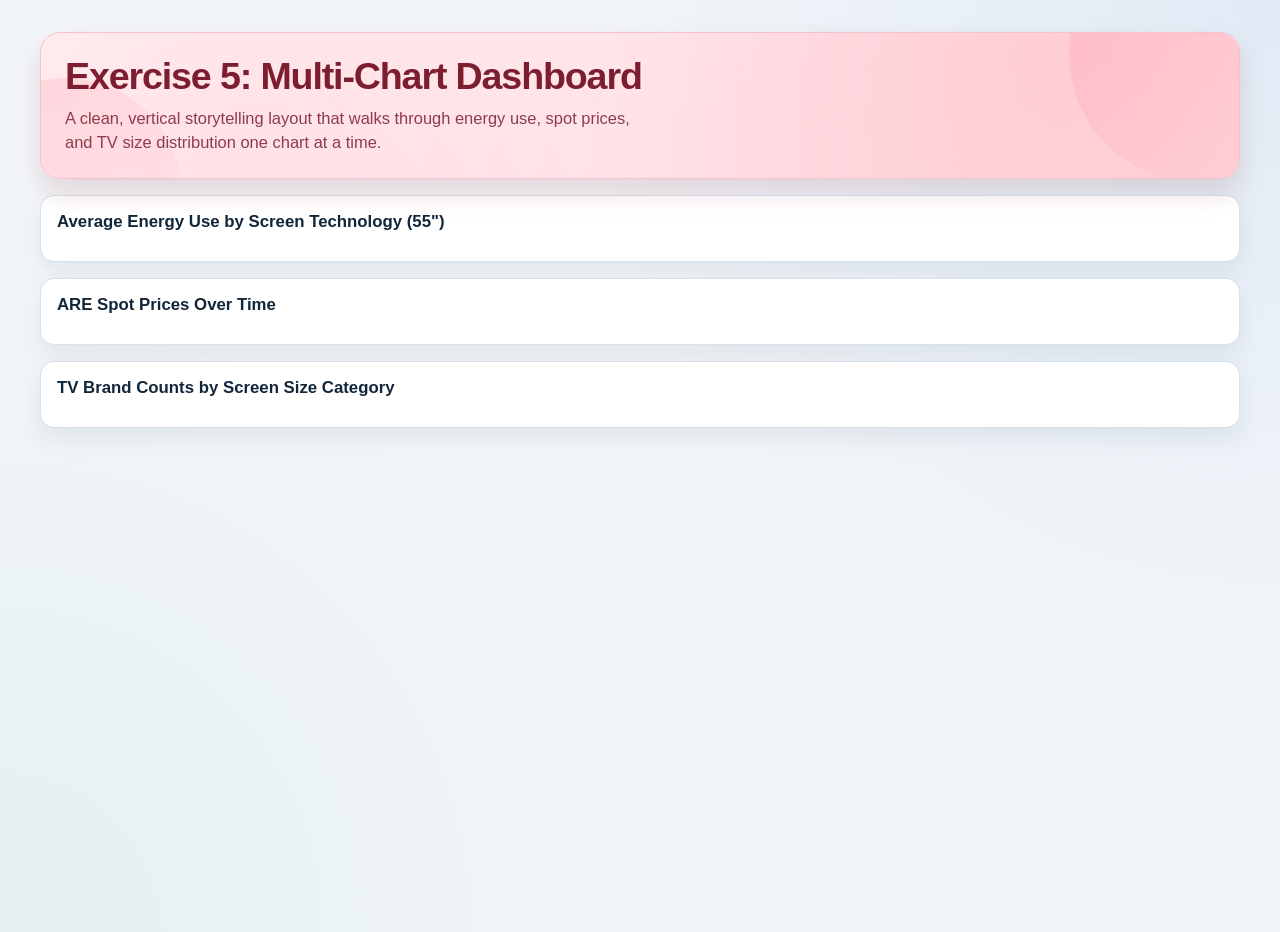
<file: Ex 5/index.html>
<!DOCTYPE html>
<html lang="en">
<head>
    <meta charset="UTF-8">
    <meta name="viewport" content="width=device-width, initial-scale=1.0">
    <title>Exercise 5 - D3 Dashboard</title>
    <link rel="icon" href="data:,">
    <!-- Main visual theme and layout rules for the dashboard -->
    <link rel="stylesheet" href="css/style.css">
    <!-- D3 is loaded globally before the chart modules -->
    <script src="https://d3js.org/d3.v7.min.js"></script>
</head>
<body>
    <main class="dashboard">
        <!-- Intro section for the dashboard story -->
        <header class="dashboard-header">
            <h1>Exercise 5: Multi-Chart Dashboard</h1>
            <p class="dashboard-summary">A clean, vertical storytelling layout that walks through energy use, spot prices, and TV size distribution one chart at a time.</p>
        </header>

        <!-- Chart containers are rendered by the JavaScript files below -->
        <section class="chart-card">
            <h2>Average Energy Use by Screen Technology (55")</h2>
            <div id="bar-chart"></div>
        </section>

        <section class="chart-card">
            <h2>ARE Spot Prices Over Time</h2>
            <div id="line-chart"></div>
        </section>

        <section class="chart-card">
            <h2>TV Brand Counts by Screen Size Category</h2>
            <div id="donut-chart"></div>
        </section>
    </main>

    <!-- Shared constants and chart loaders are ordered to avoid dependency issues -->
    <script src="js/shared-constants.js"></script>
    <script src="js/bar-chart.js"></script>
    <script src="js/line-chart.js"></script>
    <script src="js/donut-chart.js"></script>
    <script src="js/load-data.js"></script>
</body>
</html>
</file>
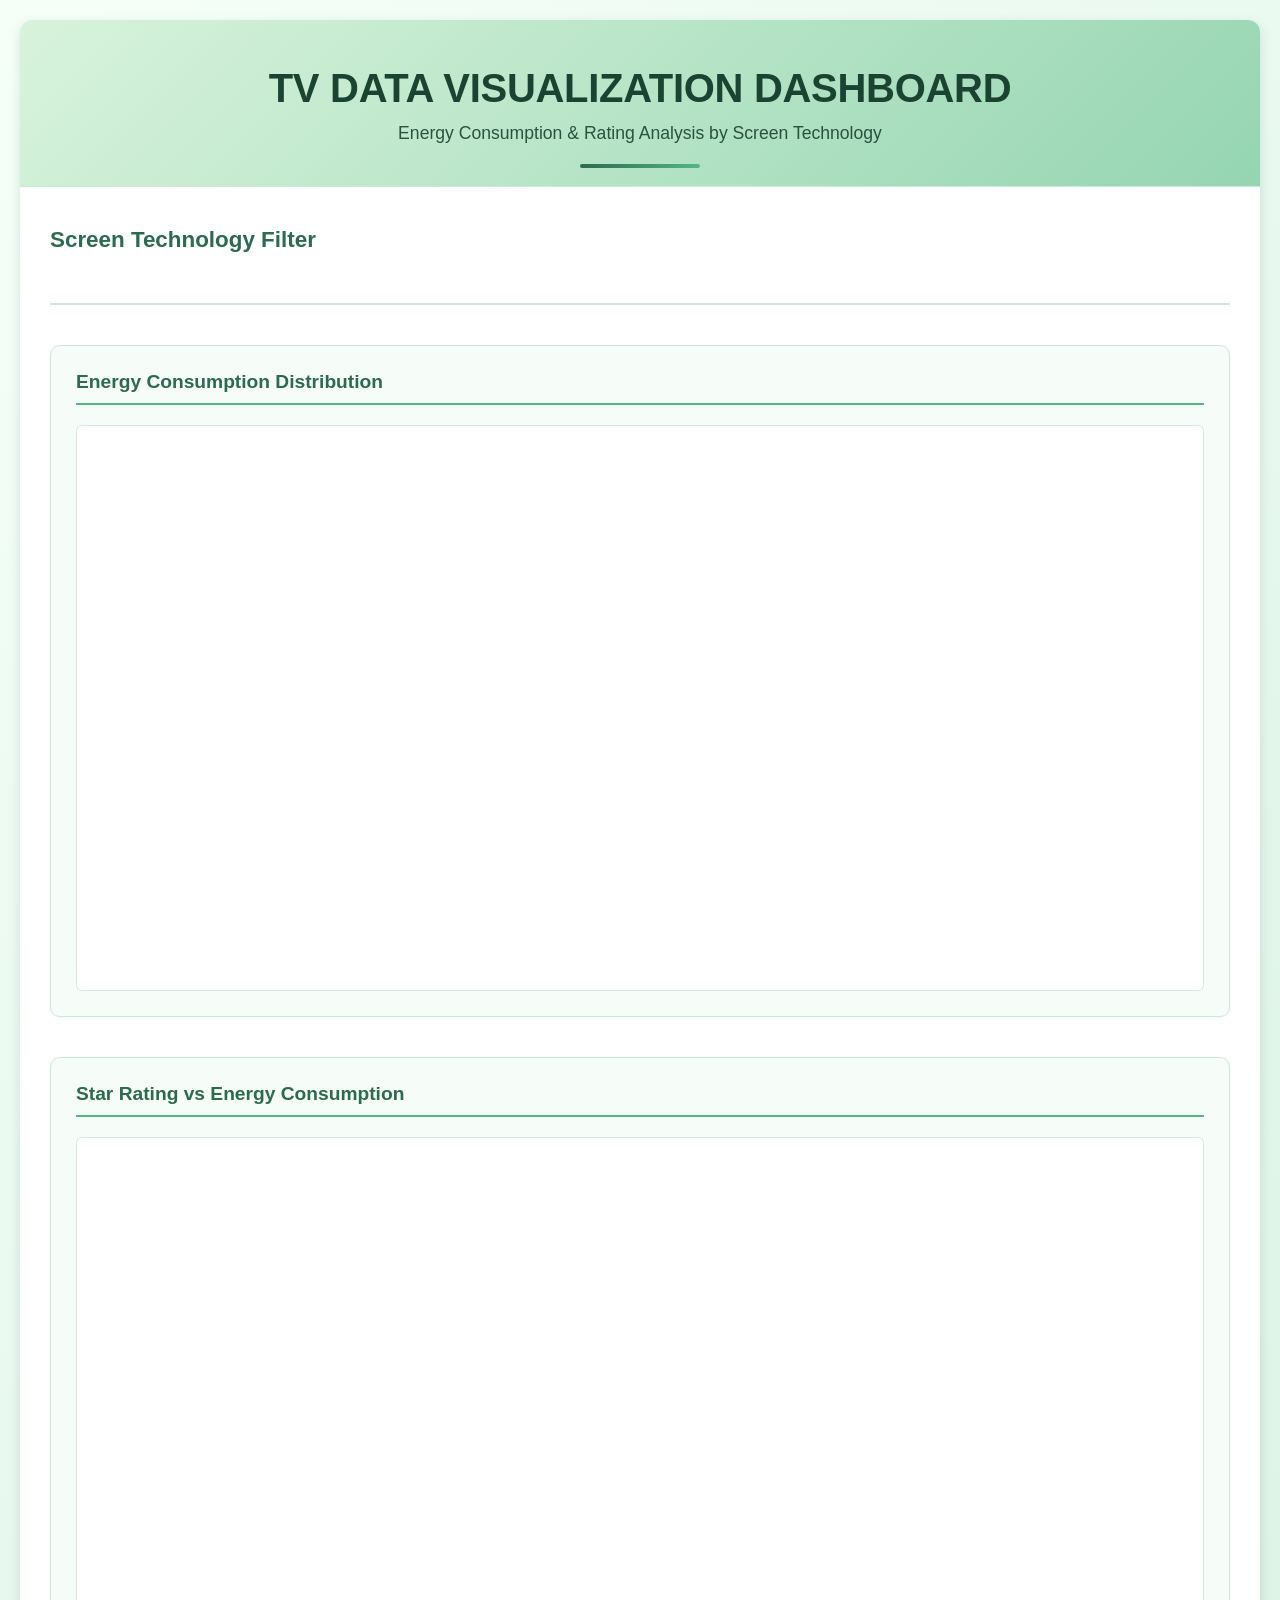
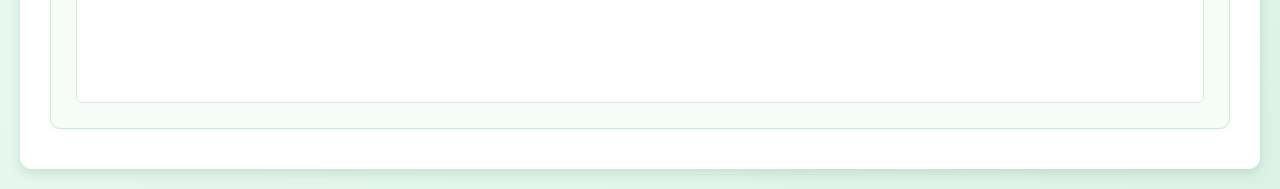
<file: Ex 6/index.html>
<!DOCTYPE html>
<html lang="en">
<head>
    <meta charset="UTF-8">
    <meta name="viewport" content="width=device-width, initial-scale=1.0">
    <title>TV Data Visualization Dashboard - Exercise 6</title>
    <script src="https://d3js.org/d3.v7.min.js"></script>
    <link rel="stylesheet" href="css/base.css">
    <link rel="stylesheet" href="css/visualisation.css">
</head>
<body>
    <div class="dashboard-container">
        <header>
            <h1>TV Data Visualization Dashboard</h1>
            <p class="subtitle">Energy Consumption & Rating Analysis by Screen Technology</p>
        </header>

        <main>
            <section class="filter-section">
                <h2>Screen Technology Filter</h2>
                <div id="filters_screen" class="filter-controls"></div>
            </section>

            <section class="charts-container">
                <div class="chart-wrapper">
                    <h3>Energy Consumption Distribution</h3>
                    <div id="histogram" class="responsive-svg-container"></div>
                </div>

                <div class="chart-wrapper">
                    <h3>Star Rating vs Energy Consumption</h3>
                    <div id="scatterplot" class="responsive-svg-container"></div>
                </div>
            </section>
        </main>
    </div>

    <!-- script order matters -->
    <script src="js/shared-constants.js"></script>
    <script src="js/interactions.js"></script>
    <script src="js/histogram.js"></script>
    <script src="js/scatterplot.js"></script>
    <script src="js/load-data.js"></script>
</body>
</html>
</file>
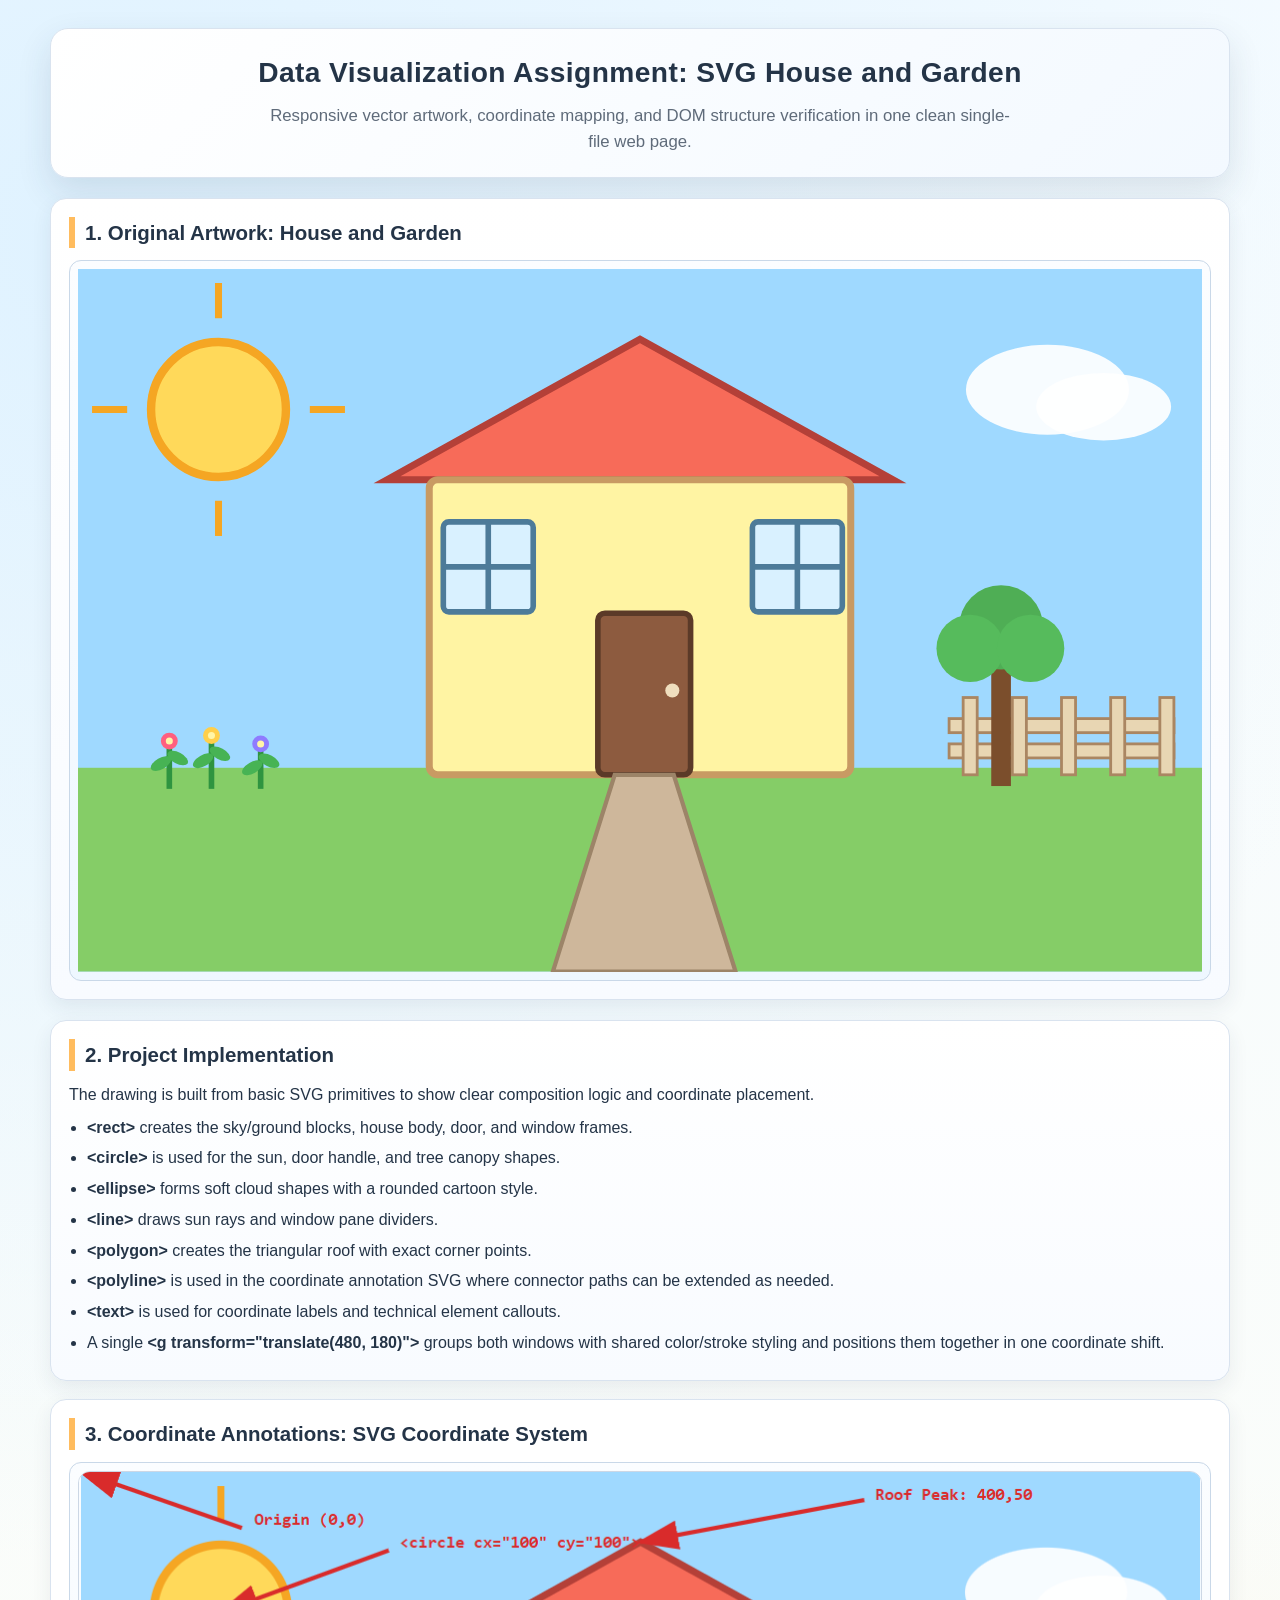
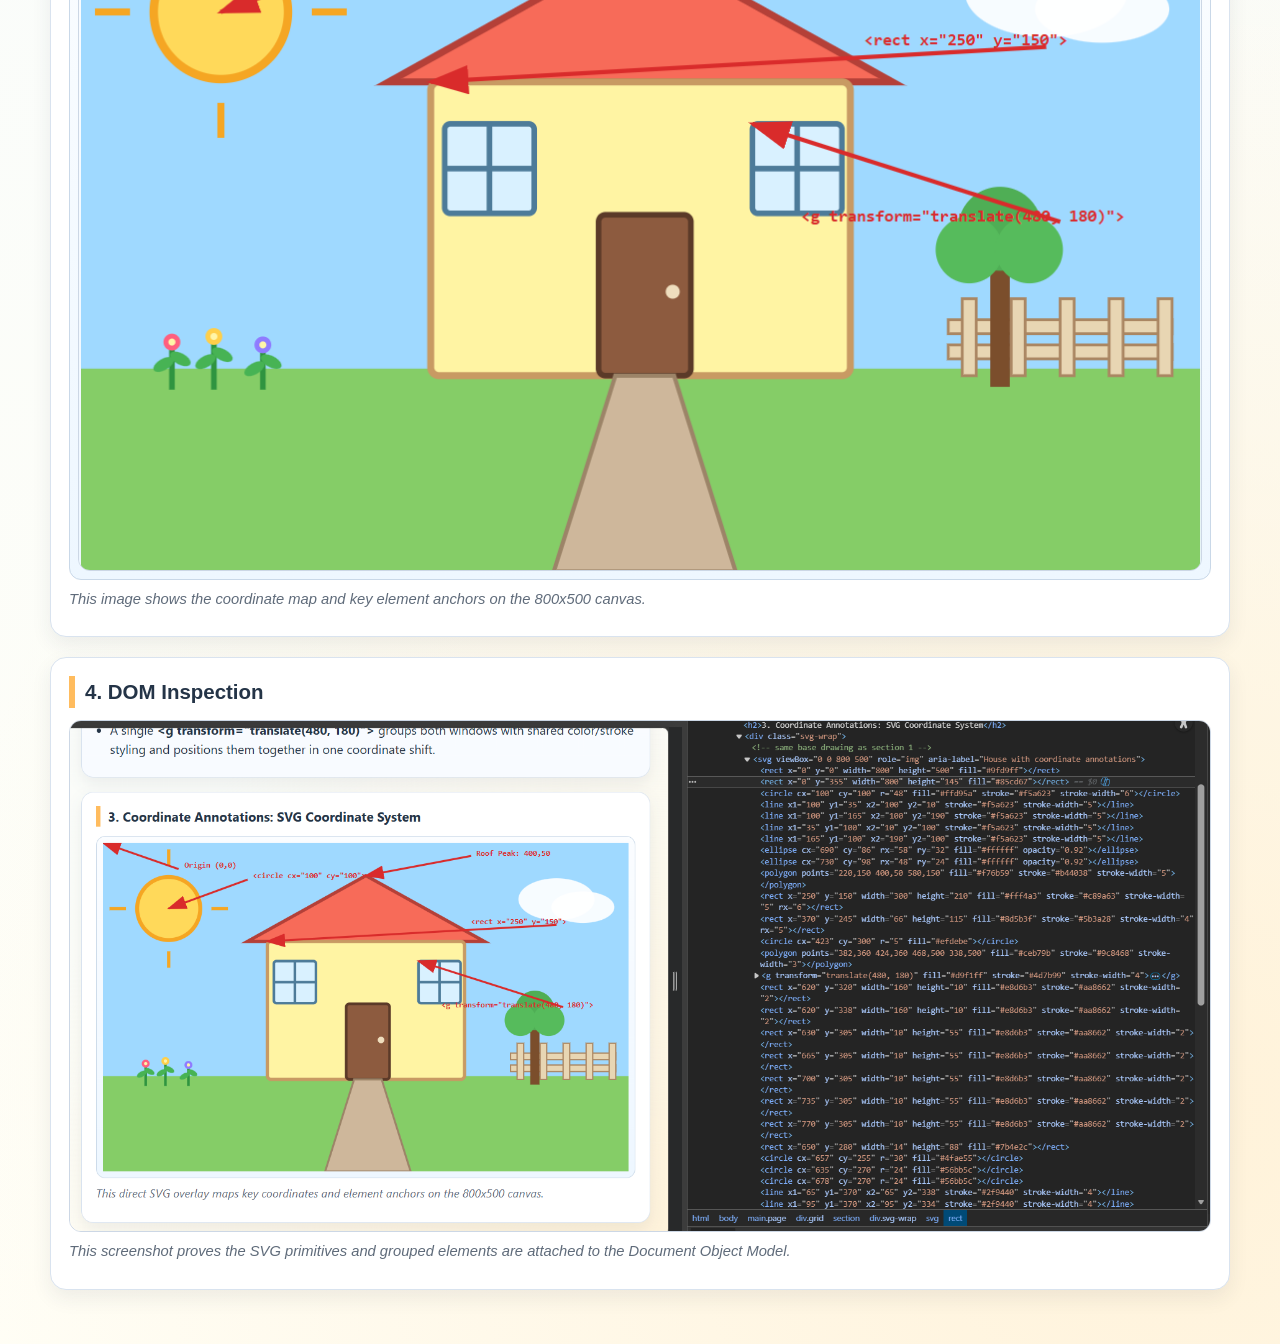
<file: Ex 4/Ex 4.1/index.html>
<!DOCTYPE html>
<html lang="en">
<head>
	<meta charset="UTF-8" />
	<meta name="viewport" content="width=device-width, initial-scale=1.0" />
	<title>Data Visualization - SVG House and Garden</title>
	<style>
		/* base color variables used across the page */
		:root {
			--bg-top: #f5fbff;
			--bg-bottom: #fffef6;
			--card: #ffffff;
			--ink: #243447;
			--muted: #5f6b7a;
			--accent: #eb4a3f;
			--border: #d9e3ef;
			--shadow: 0 14px 34px rgba(35, 57, 82, 0.12);
			--section-tint: #f8fbff;
		}

		* {
			box-sizing: border-box;
		}

		/* soft layered background for the whole page */
		body {
			margin: 0;
			font-family: "Segoe UI", "Trebuchet MS", "Helvetica Neue", sans-serif;
			color: var(--ink);
			background:
				radial-gradient(circle at 8% 8%, #dff2ff 0%, transparent 45%),
				radial-gradient(circle at 92% 92%, #fff2d9 0%, transparent 42%),
				linear-gradient(180deg, var(--bg-top), var(--bg-bottom));
			line-height: 1.55;
		}

		/* centers the full assignment content */
		.page {
			width: min(1180px, 94vw);
			margin: 28px auto 54px;
			display: grid;
			gap: 20px;
		}

		/* intro panel with title and summary */
		.hero {
			text-align: center;
			background: linear-gradient(135deg, #ffffff 0%, #f3f9ff 100%);
			border: 1px solid var(--border);
			border-radius: 18px;
			padding: 22px 18px;
			box-shadow: var(--shadow);
		}

		.hero h1 {
			margin: 0;
			font-size: clamp(1.4rem, 2.2vw, 2rem);
			letter-spacing: 0.4px;
		}

		.hero p {
			margin: 8px auto 0;
			color: var(--muted);
			max-width: 760px;
			font-size: clamp(0.95rem, 1.4vw, 1.05rem);
		}

		/* stacks content sections with spacing */
		.grid {
			display: grid;
			grid-template-columns: 1fr;
			gap: 18px;
		}

		/* common card styling for each section */
		section {
			background: var(--card);
			border: 1px solid var(--border);
			border-radius: 16px;
			padding: 18px;
			box-shadow: 0 8px 20px rgba(35, 57, 82, 0.08);
		}

		section:nth-of-type(odd) {
			background: linear-gradient(180deg, #ffffff 0%, var(--section-tint) 100%);
		}

		h2 {
			margin: 0 0 12px;
			font-size: clamp(1.05rem, 1.6vw, 1.35rem);
			border-left: 6px solid #ffbc5e;
			padding-left: 10px;
		}

		p {
			margin: 8px 0;
		}

		ul {
			margin: 8px 0 0 18px;
			padding: 0;
		}

		li {
			margin: 6px 0;
		}

		/* framed area that holds each svg */
		.svg-wrap {
			width: 100%;
			border: 1px solid #c9d8e8;
			border-radius: 12px;
			padding: 8px;
			background: linear-gradient(180deg, #fbfdff 0%, #eef7ff 100%);
			overflow: hidden;
		}

		/* ensures svg scales to screen width */
		.svg-wrap svg {
			width: 100%;
			max-width: 100%;
			height: auto;
			display: block;
		}

		/* image styling for dom screenshot */
		.responsive-img {
			width: 100%;
			max-width: 100%;
			height: auto;
			border: 1px solid #ccd7e5;
			border-radius: 12px;
			display: block;
			background: #f9fbfd;
		}

		.caption {
			margin-top: 8px;
			font-size: 0.92rem;
			color: var(--muted);
			font-style: italic;
		}

		@media (max-width: 720px) {
			.page {
				margin-top: 16px;
			}

			section {
				padding: 14px;
			}
		}
	</style>
</head>
<body>
	<main class="page">
		<!-- top heading area for the assignment -->
		<header class="hero">
			<h1>Data Visualization Assignment: SVG House and Garden</h1>
			<p>Responsive vector artwork, coordinate mapping, and DOM structure verification in one clean single-file web page.</p>
		</header>

		<!-- section 1 shows the main house scene -->
		<section>
			<h2>1. Original Artwork: House and Garden</h2>
			<div class="svg-wrap">
				<!-- full house and garden illustration -->
				<svg viewBox="0 0 800 500" role="img" aria-label="Cartoon house and garden illustration">
					<!-- background layers: sky and grass -->
					<rect x="0" y="0" width="800" height="500" fill="#9fd9ff" />
					<rect x="0" y="355" width="800" height="145" fill="#85cd67" />

					<!-- sun icon with four rays -->
					<circle cx="100" cy="100" r="48" fill="#ffd95a" stroke="#f5a623" stroke-width="6" />
					<line x1="100" y1="35" x2="100" y2="10" stroke="#f5a623" stroke-width="5" />
					<line x1="100" y1="165" x2="100" y2="190" stroke="#f5a623" stroke-width="5" />
					<line x1="35" y1="100" x2="10" y2="100" stroke="#f5a623" stroke-width="5" />
					<line x1="165" y1="100" x2="190" y2="100" stroke="#f5a623" stroke-width="5" />

					<!-- cloud shapes near top-right -->
					<ellipse cx="690" cy="86" rx="58" ry="32" fill="#ffffff" opacity="0.92" />
					<ellipse cx="730" cy="98" rx="48" ry="24" fill="#ffffff" opacity="0.92" />

					<!-- core house shapes: roof, walls, door -->
					<polygon points="220,150 400,50 580,150" fill="#f76b59" stroke="#b44038" stroke-width="5" />
					<rect x="250" y="150" width="300" height="210" fill="#fff4a3" stroke="#c89a63" stroke-width="5" rx="6" />
					<rect x="370" y="245" width="66" height="115" fill="#8d5b3f" stroke="#5b3a28" stroke-width="4" rx="5" />
					<circle cx="423" cy="300" r="5" fill="#efdebe" />
					<polygon points="382,360 424,360 468,500 338,500" fill="#ceb79b" stroke="#9c8468" stroke-width="3" />

					<!-- both windows drawn in one translated group -->
					<g transform="translate(480, 180)" fill="#d9f1ff" stroke="#4d7b99" stroke-width="4">
						<rect x="0" y="0" width="64" height="64" rx="4" />
						<line x1="32" y1="0" x2="32" y2="64" />
						<line x1="0" y1="32" x2="64" y2="32" />

						<rect x="-220" y="0" width="64" height="64" rx="4" />
						<line x1="-188" y1="0" x2="-188" y2="64" />
						<line x1="-220" y1="32" x2="-156" y2="32" />
					</g>

					<!-- fence appears only on the right side -->
					<rect x="620" y="320" width="160" height="10" fill="#e8d6b3" stroke="#aa8662" stroke-width="2" />
					<rect x="620" y="338" width="160" height="10" fill="#e8d6b3" stroke="#aa8662" stroke-width="2" />
					<rect x="630" y="305" width="10" height="55" fill="#e8d6b3" stroke="#aa8662" stroke-width="2" />
					<rect x="665" y="305" width="10" height="55" fill="#e8d6b3" stroke="#aa8662" stroke-width="2" />
					<rect x="700" y="305" width="10" height="55" fill="#e8d6b3" stroke="#aa8662" stroke-width="2" />
					<rect x="735" y="305" width="10" height="55" fill="#e8d6b3" stroke="#aa8662" stroke-width="2" />
					<rect x="770" y="305" width="10" height="55" fill="#e8d6b3" stroke="#aa8662" stroke-width="2" />

					<!-- remaining tree on the right -->

					<rect x="650" y="280" width="14" height="88" fill="#7b4e2c" />
					<circle cx="657" cy="255" r="30" fill="#4fae55" />
					<circle cx="635" cy="270" r="24" fill="#56bb5c" />
					<circle cx="678" cy="270" r="24" fill="#56bb5c" />


					<!-- flower bed replaces the removed left trees -->
					<line x1="65" y1="370" x2="65" y2="338" stroke="#2f9440" stroke-width="4" />
					<line x1="95" y1="370" x2="95" y2="334" stroke="#2f9440" stroke-width="4" />
					<line x1="130" y1="370" x2="130" y2="340" stroke="#2f9440" stroke-width="4" />
					<ellipse cx="59" cy="352" rx="8" ry="4" fill="#47b354" transform="rotate(-30 59 352)" />
					<ellipse cx="71" cy="348" rx="8" ry="4" fill="#47b354" transform="rotate(28 71 348)" />
					<ellipse cx="89" cy="350" rx="8" ry="4" fill="#47b354" transform="rotate(-30 89 350)" />
					<ellipse cx="101" cy="345" rx="8" ry="4" fill="#47b354" transform="rotate(28 101 345)" />
					<ellipse cx="124" cy="355" rx="8" ry="4" fill="#47b354" transform="rotate(-30 124 355)" />
					<ellipse cx="136" cy="350" rx="8" ry="4" fill="#47b354" transform="rotate(28 136 350)" />
					<circle cx="65" cy="336" r="6" fill="#ff5f7f" />
					<circle cx="95" cy="332" r="6" fill="#ffcf4a" />
					<circle cx="130" cy="338" r="6" fill="#8f7bff" />
					<circle cx="65" cy="336" r="2.5" fill="#fff5a8" />
					<circle cx="95" cy="332" r="2.5" fill="#fff5a8" />
					<circle cx="130" cy="338" r="2.5" fill="#fff5a8" />
				</svg>
			</div>
		</section>

		<!-- sections 2 and 3 are displayed one under another -->
		<div class="grid">
			<!-- section 2 explains how the svg was built -->
			<section>
				<h2>2. Project Implementation</h2>
				<p>The drawing is built from basic SVG primitives to show clear composition logic and coordinate placement.</p>
				<ul>
					<li><strong>&lt;rect&gt;</strong> creates the sky/ground blocks, house body, door, and window frames.</li>
					<li><strong>&lt;circle&gt;</strong> is used for the sun, door handle, and tree canopy shapes.</li>
					<li><strong>&lt;ellipse&gt;</strong> forms soft cloud shapes with a rounded cartoon style.</li>
					<li><strong>&lt;line&gt;</strong> draws sun rays and window pane dividers.</li>
					<li><strong>&lt;polygon&gt;</strong> creates the triangular roof with exact corner points.</li>
					<li><strong>&lt;polyline&gt;</strong> is used in the coordinate annotation SVG where connector paths can be extended as needed.</li>
					<li><strong>&lt;text&gt;</strong> is used for coordinate labels and technical element callouts.</li>
					<li>A single <strong>&lt;g transform="translate(480, 180)"&gt;</strong> groups both windows with shared color/stroke styling and positions them together in one coordinate shift.</li>
				</ul>
			</section>

			<!-- section 3 repeats the scene with coordinate labels -->
			<section>
				<h2>3. Coordinate Annotations: SVG Coordinate System</h2>
				<div class="svg-wrap">
					<img src="images/Coordinate Annotations image.png" alt="SVG coordinate annotations" class="responsive-img" />
				</div>
				<p class="caption">This image shows the coordinate map and key element anchors on the 800x500 canvas.</p>
			</section>
		</div>

		<!-- section 4 shows dom inspection evidence -->
		<section>
			<h2>4. DOM Inspection</h2>
			<img src="images/dom_screenshot.png" alt="DOM Tree Inspection" class="responsive-img" />
			<p class="caption">This screenshot proves the SVG primitives and grouped elements are attached to the Document Object Model.</p>
		</section>
	</main>
</body>
</html>
</file>
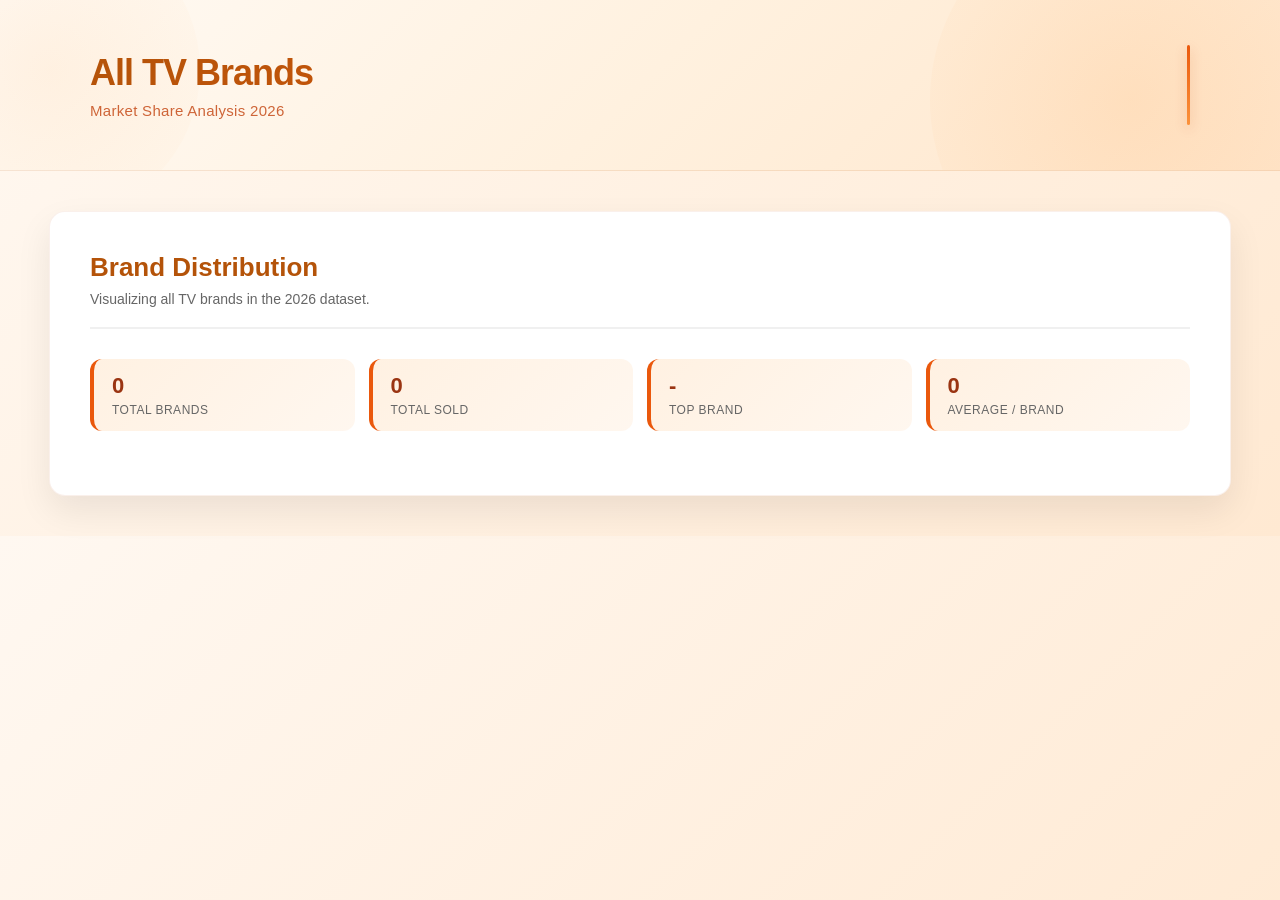
<file: Ex 4/Ex 4.2 to 4.7/index.html>
<!DOCTYPE html>
<html lang="en">
<head>
    <meta charset="UTF-8">
    <title>TV Brands Analysis</title>
    <link rel="stylesheet" href="css/style.css">
    <script src="https://d3js.org/d3.v7.min.js"></script>
</head>
<body>
    <header class="modern-header">
        <div class="header-container">
            <div class="header-content">
                <h1 class="header-title">All TV Brands</h1>
                <p class="header-subtitle">Market Share Analysis 2026</p>
            </div>
            <div class="header-accent"></div>
        </div>
    </header>

    <div class="dashboard-card">
        <div class="chart-header">
            <div>
                <h2 class="chart-title">Brand Distribution</h2>
                <p class="chart-description">Visualizing all TV brands in the 2026 dataset.</p>
            </div>
        </div>

        <section class="cards-row" aria-label="Brand summary cards">
            <article class="stat-box">
                <span class="stat-number" id="card-total-brands">0</span>
                <span class="stat-label">Total Brands</span>
            </article>
            <article class="stat-box">
                <span class="stat-number" id="card-total-sold">0</span>
                <span class="stat-label">Total Sold</span>
            </article>
            <article class="stat-box">
                <span class="stat-number" id="card-top-brand">-</span>
                <span class="stat-label">Top Brand</span>
            </article>
            <article class="stat-box">
                <span class="stat-number" id="card-average-sold">0</span>
                <span class="stat-label">Average / Brand</span>
            </article>
        </section>

        <div id="bar-chart"></div>
        <div id="tooltip" class="tooltip"></div>
    </div>

    <script src="js/main.js"></script>
</body>
</html>
</file>
<file: Ex 5/css/style.css>
/* Core palette used across the dashboard */
:root {
    --bg: #f3f6f9;
    --card: #ffffff;
    --text: #12263a;
    --muted: #4a6175;
    --stroke: #d7e1ea;
    --accent-1: #0466c8;
    --accent-2: #2a9d8f;
    --accent-3: #e76f51;
    --shadow: 0 10px 24px rgba(17, 38, 59, 0.08);
}

* {
    box-sizing: border-box;
}

/* Page background and base typography */
body {
    margin: 0;
    min-height: 100vh;
    font-family: "Segoe UI", Tahoma, Geneva, Verdana, sans-serif;
    color: var(--text);
    background:
        radial-gradient(circle at top right, rgba(4, 102, 200, 0.08), transparent 45%),
        radial-gradient(circle at bottom left, rgba(42, 157, 143, 0.08), transparent 40%),
        var(--bg);
}

.dashboard {
    width: min(1200px, 94vw);
    margin: 2rem auto;
    display: flex;
    flex-direction: column;
    gap: 1rem;
}

/* Header block with soft red gradients */
.dashboard-header {
    position: relative;
    isolation: isolate;
    overflow: hidden;
    background:
        radial-gradient(circle at 84% 18%, rgba(255, 184, 193, 0.45), transparent 46%),
        radial-gradient(circle at 16% 80%, rgba(255, 207, 214, 0.35), transparent 42%),
        linear-gradient(135deg, #fff1f3 0%, #ffe3e8 55%, #ffd9df 100%);
    border: 1px solid #f6c1cb;
    border-radius: 20px;
    box-shadow: 0 14px 28px rgba(120, 20, 38, 0.14);
    padding: 1.45rem 1.5rem;
}

.dashboard-header::before,
.dashboard-header::after {
    content: "";
    position: absolute;
    border-radius: 999px;
    z-index: -1;
}

.dashboard-header::before {
    width: 260px;
    height: 260px;
    right: -90px;
    top: -110px;
    background: linear-gradient(140deg, rgba(255, 149, 167, 0.38), rgba(255, 149, 167, 0));
}

.dashboard-header::after {
    width: 230px;
    height: 230px;
    left: -90px;
    bottom: -130px;
    background: linear-gradient(140deg, rgba(255, 171, 185, 0.36), rgba(255, 171, 185, 0));
}

/* Header text styling */
.dashboard-header h1 {
    margin: 0;
    font-size: clamp(1.6rem, 3vw, 2.35rem);
    font-weight: 800;
    color: #7d1d30;
    letter-spacing: -0.03em;
    line-height: 1.08;
}

.dashboard-summary {
    margin: 0.55rem 0 0;
    color: #8e3c4d;
    max-width: 64ch;
    line-height: 1.5;
    font-size: 1.03rem;
}

/* Card shell shared by all chart sections */
.chart-card {
    background: var(--card);
    border: 1px solid var(--stroke);
    border-radius: 14px;
    box-shadow: var(--shadow);
    padding: 1rem;
}

.chart-card h2 {
    margin: 0 0 0.8rem;
    font-size: 1.05rem;
}

/* Make SVG charts fully responsive inside each card */
#bar-chart,
#line-chart,
#donut-chart {
    width: 100%;
}

#bar-chart svg,
#line-chart svg,
#donut-chart svg {
    width: 100%;
    height: auto;
    display: block;
}

/* Axis and tick styling for visual consistency */
.axis path,
.axis line,
.domain,
.tick line {
    stroke: #a9bac9;
}

.tick text {
    fill: #476177;
    font-size: 12px;
}

/* Mobile adjustments keep spacing readable on small screens */
@media (max-width: 760px) {
    .dashboard {
        margin: 1.2rem auto;
        gap: 0.9rem;
    }

    .dashboard-header {
        padding: 1.15rem 1rem;
        border-radius: 16px;
    }

    .dashboard-summary {
        font-size: 0.99rem;
    }
}
</file>
<file: Ex 6/css/base.css>
/* main palette */

:root {
    --primary-blue: #2d6a4f;
    --secondary-blue: #40916c;
    --accent-blue: #52b788;
    --light-blue: #e8f8ef;
    --text-dark: #1b4332;
    --text-light: #ffffff;
    --border-color: #cde9da;
    --shadow-subtle: 0 2px 8px rgba(45, 106, 79, 0.1);
    --shadow-medium: 0 4px 12px rgba(45, 106, 79, 0.16);
}

* {
    margin: 0;
    padding: 0;
    box-sizing: border-box;
}

html {
    font-size: 16px;
}

body {
    font-family: 'Segoe UI', Tahoma, Geneva, Verdana, sans-serif;
    color: var(--text-dark);
    background: linear-gradient(135deg, #f5fff8 0%, #e8f8ef 50%, #dcf3e4 100%);
    min-height: 100vh;
    padding: 20px;
}

/* page shell */

.dashboard-container {
    max-width: 1400px;
    margin: 0 auto;
    background: var(--text-light);
    border-radius: 12px;
    box-shadow: var(--shadow-medium);
    overflow: hidden;
}

header {
    position: relative;
    background: linear-gradient(135deg, #d8f3dc 0%, #b7e4c7 50%, #95d5b2 100%);
    color: var(--text-dark);
    padding: 46px 30px 42px;
    text-align: center;
    border-bottom: 1px solid var(--border-color);
}

header::after {
    content: "";
    position: absolute;
    left: 50%;
    bottom: 18px;
    width: 120px;
    height: 4px;
    transform: translateX(-50%);
    border-radius: 2px;
    background: linear-gradient(90deg, var(--primary-blue) 0%, var(--accent-blue) 100%);
}

header h1 {
    font-size: 2.5rem;
    margin-bottom: 12px;
    font-weight: 700;
    letter-spacing: -0.3px;
    text-transform: uppercase;
}

header .subtitle {
    font-size: 1.1rem;
    opacity: 0.9;
    font-weight: 500;
}

main {
    padding: 40px 30px;
}

/* filter area */

.filter-section {
    margin-bottom: 40px;
    padding-bottom: 30px;
    border-bottom: 2px solid var(--border-color);
}

.filter-section h2 {
    font-size: 1.4rem;
    color: var(--primary-blue);
    margin-bottom: 20px;
    font-weight: 600;
}

.filter-controls {
    display: flex;
    gap: 12px;
    flex-wrap: wrap;
}

.filter {
    padding: 10px 20px;
    border: 2px solid var(--border-color);
    border-radius: 999px;
    background: var(--light-blue);
    color: var(--primary-blue);
    cursor: pointer;
    font-size: 1rem;
    font-weight: 500;
    transition: all 0.3s ease;
    user-select: none;
}

.filter:hover {
    border-color: var(--accent-blue);
    background: #dff3e7;
    transform: translateY(-2px);
    box-shadow: var(--shadow-subtle);
}

.filter.active {
    background: linear-gradient(135deg, var(--primary-blue) 0%, var(--secondary-blue) 100%);
    color: var(--text-light);
    border-color: var(--accent-blue);
    box-shadow: var(--shadow-medium);
}

.filter.active:hover {
    transform: translateY(-3px);
}

/* chart layout */

.charts-container {
    display: grid;
    grid-template-columns: 1fr;
    gap: 40px;
    align-items: start;
}

.chart-wrapper {
    background: #f6fcf8;
    border-radius: 10px;
    padding: 25px;
    border: 1px solid var(--border-color);
    box-shadow: 0 1px 4px rgba(45, 106, 79, 0.06);
}

.chart-wrapper h3 {
    font-size: 1.2rem;
    color: var(--primary-blue);
    margin-bottom: 20px;
    font-weight: 600;
    border-bottom: 2px solid var(--accent-blue);
    padding-bottom: 10px;
}

/* responsive tweaks */

@media (max-width: 1200px) {
    .charts-container {
        grid-template-columns: 1fr;
        gap: 30px;
    }
}

@media (max-width: 768px) {
    header h1 {
        font-size: 1.8rem;
    }

    header .subtitle {
        font-size: 0.95rem;
    }

    main {
        padding: 20px 15px;
    }

    .filter-controls {
        gap: 8px;
    }

    .filter {
        padding: 8px 16px;
        font-size: 0.9rem;
    }

    .chart-wrapper {
        padding: 15px;
    }

    .chart-wrapper h3 {
        font-size: 1rem;
    }
}
</file>
<file: Ex 6/css/visualisation.css>
/* chart-specific styles */

:root {
    --primary-blue: #2d6a4f;
    --secondary-blue: #40916c;
    --accent-blue: #52b788;
    --text-dark: #1b4332;
}

/* svg container sizing */

.responsive-svg-container {
    position: relative;
    width: 100%;
    padding-bottom: 50%;
    background: var(--text-light);
    border: 1px solid #d7e9df;
    border-radius: 6px;
    overflow: visible;
}

.responsive-svg-container svg {
    position: absolute;
    top: 0;
    left: 0;
    width: 100%;
    height: 100%;
    display: block;
}

#histogram .axis text {
    font-size: 14px;
}

#histogram .axis-title {
    font-size: 18px;
    font-weight: 700;
}

/* axis styling */

.axis {
    font-size: 14px;
    color: var(--text-dark);
}

.axis-label {
    font-size: 13px;
    font-weight: 600;
    fill: var(--text-dark);
}

.axis-title {
    font-size: 16px;
    font-weight: 600;
    fill: var(--primary-blue);
}

.tick line {
    stroke: #d7e9df;
    stroke-width: 1px;
}

.tick text {
    fill: var(--text-dark);
    font-size: 14px;
}

.domain {
    stroke: #97c8ad;
    stroke-width: 1.5px;
}

/* histogram bars */

.histogram-bar {
    fill: var(--accent-blue);
    stroke: var(--secondary-blue);
    stroke-width: 1px;
    opacity: 0.85;
    transition: opacity 0.3s ease;
}

.histogram-bar:hover {
    opacity: 1;
    filter: brightness(1.15);
    cursor: pointer;
}

/* scatter points */

.scatterplot-circle {
    stroke: none;
    opacity: 0.5;
    transition: all 0.3s ease;
}

.scatterplot-circle:hover {
    opacity: 1;
    r: 6px;
    cursor: pointer;
    filter: drop-shadow(0 2px 4px rgba(45, 106, 79, 0.3));
}

/* legend styles */

.legend {
    font-size: 12px;
}

.legend-item {
    display: flex;
    align-items: center;
    margin-bottom: 8px;
}

.legend-rect {
    display: inline-block;
    width: 12px;
    height: 12px;
    margin-right: 8px;
    border-radius: 2px;
    border: 1px solid rgba(45, 106, 79, 0.3);
}

.legend-text {
    fill: var(--text-dark);
    font-size: 12px;
    font-weight: 500;
}

/* tooltip styles */

.tooltip {
    pointer-events: none;
}

.tooltip-background {
    fill: var(--primary-blue);
    opacity: 0.95;
    rx: 4px;
    ry: 4px;
    filter: drop-shadow(0 2px 8px rgba(45, 106, 79, 0.2));
}

.tooltip-text {
    fill: var(--text-light);
    font-size: 12px;
    font-weight: 500;
    pointer-events: none;
    dominant-baseline: middle;
    text-anchor: middle;
}

/* chart transitions */

svg {
    overflow: visible;
}

/* bar motion */
.bar {
    transition: all 0.5s ease;
}

/* axis fade */
.axis-label,
.axis-title {
    transition: opacity 0.3s ease;
}

/* optional grid lines */

.grid-line {
    stroke: #d7e9df;
    stroke-width: 0.5px;
    stroke-dasharray: 3, 3;
    opacity: 0.4;
}

/* print mode */

@media print {
    .dashboard-container {
        box-shadow: none;
    }

    header {
        background: var(--primary-blue);
    }

    .responsive-svg-container {
        page-break-inside: avoid;
    }
}
</file>
<file: Ex 4/Ex 4.2 to 4.7/css/style.css>
body {
    font-family: 'Inter', 'Segoe UI', sans-serif;
    margin: 0;
    padding: 0;
    background: linear-gradient(135deg, #fff8f1 0%, #ffe9d2 100%);
    color: #1a1a1a;
}

.modern-header {
    background: linear-gradient(135deg, #fffaf4 0%, #fff1df 50%, #ffe6cc 100%);
    padding: 45px 20px;
    position: relative;
    overflow: hidden;
    border-bottom: 1px solid rgba(191, 87, 0, 0.14);
}

.modern-header::before {
    content: '';
    position: absolute;
    top: -100px;
    right: -50px;
    width: 400px;
    height: 400px;
    background: radial-gradient(circle, rgba(255, 152, 52, 0.13), transparent);
    border-radius: 50%;
}

.modern-header::after {
    content: '';
    position: absolute;
    bottom: -50px;
    left: -100px;
    width: 300px;
    height: 300px;
    background: radial-gradient(circle, rgba(255, 183, 112, 0.12), transparent);
    border-radius: 50%;
}

.header-container {
    max-width: 1100px;
    margin: 0 auto;
    position: relative;
    z-index: 1;
    display: flex;
    justify-content: space-between;
    align-items: center;
}

.header-content {
    flex: 1;
}

.header-badge {
    display: inline-block;
    background: linear-gradient(135deg, #ffb74d 0%, #fb8c00 100%);
    color: white;
    padding: 8px 16px;
    border-radius: 25px;
    font-size: 11px;
    font-weight: 700;
    letter-spacing: 1px;
    margin-bottom: 15px;
    text-transform: uppercase;
    box-shadow: 0 4px 15px rgba(230, 126, 34, 0.28);
}

.header-title {
    font-size: 36px;
    font-weight: 800;
    margin: 0 0 8px 0;
    letter-spacing: -1px;
    line-height: 1.2;
    background: linear-gradient(135deg, #b45309 0%, #ea580c 100%);
    -webkit-background-clip: text;
    -webkit-text-fill-color: transparent;
    background-clip: text;
}

.header-subtitle {
    font-size: 15px;
    margin: 0;
    opacity: 0.8;
    font-weight: 500;
    color: #c2410c;
    letter-spacing: 0.3px;
}

.header-accent {
    width: 3px;
    height: 80px;
    background: linear-gradient(180deg, #ea580c 0%, #fb923c 100%);
    border-radius: 2px;
    margin-left: 30px;
    box-shadow: 0 4px 12px rgba(194, 65, 12, 0.28);
}

.dashboard-card {
    background: #ffffff;
    max-width: 1100px;
    margin: 40px auto;
    padding: 40px;
    border-radius: 16px;
    box-shadow: 0 15px 35px rgba(0,0,0,0.08);
    border: 1px solid rgba(194, 65, 12, 0.08);
}

.chart-header {
    display: flex;
    justify-content: flex-start;
    align-items: flex-start;
    margin-bottom: 30px;
    padding-bottom: 20px;
    border-bottom: 2px solid #f0f0f0;
}

.cards-row {
    display: grid;
    grid-template-columns: repeat(4, minmax(150px, 1fr));
    gap: 14px;
    margin-bottom: 24px;
}

#bar-chart {
    position: relative;
}

.x-axis text {
    fill: #7c5a38;
    font-size: 11px;
}

.x-axis path,
.x-axis line {
    stroke: #d5b89a;
}

.grid line {
    stroke: #f0dcc6;
    stroke-dasharray: 3 4;
}

.grid path {
    display: none;
}

.chart-title {
    color: #b45309;
    margin: 0 0 8px 0;
    font-size: 26px;
    font-weight: 700;
}

.chart-description {
    color: #666;
    margin: 0;
    font-size: 14px;
}

.stat-box {
    background: linear-gradient(135deg, #fff1e2, #fff7ef);
    padding: 14px 18px;
    border-radius: 12px;
    text-align: left;
    border-left: 4px solid #ea580c;
}

.stat-number {
    display: block;
    font-size: 22px;
    font-weight: 700;
    color: #9a3412;
}

.stat-label {
    display: block;
    font-size: 12px;
    color: #666;
    margin-top: 4px;
    text-transform: uppercase;
    letter-spacing: 0.5px;
}

.bar-rect {
    fill: #f97316;
    transition: fill 0.2s ease, filter 0.2s ease, opacity 0.2s ease;
}

.bar-rect:hover {
    fill: #c2410c;
    filter: brightness(1.1);
}

.bar-rect.dimmed {
    opacity: 0.25;
}

.bar-rect.active {
    fill: #c2410c;
    filter: drop-shadow(0 2px 5px rgba(194, 65, 12, 0.4));
}

.brand-label {
    font-size: 14px;
    font-weight: 700;
    fill: #37474f;
}

.brand-label.dimmed,
.count-label.dimmed {
    opacity: 0.35;
}

.brand-label.active,
.count-label.active {
    fill: #9a3412;
    opacity: 1;
}

.count-label {
    font-size: 12px;
    font-weight: bold;
    fill: #c2410c;
}

.tooltip {
    position: fixed;
    background: rgba(124, 45, 18, 0.95);
    color: #ffffff;
    padding: 8px 10px;
    border-radius: 8px;
    font-size: 12px;
    line-height: 1.4;
    pointer-events: none;
    opacity: 0;
    transform: translateY(6px);
    transition: opacity 0.15s ease, transform 0.15s ease;
    z-index: 10;
    box-shadow: 0 6px 16px rgba(0, 0, 0, 0.22);
}

.tooltip.visible {
    opacity: 1;
    transform: translateY(0);
}

@media (max-width: 900px) {
    .dashboard-card {
        margin: 20px;
        padding: 22px;
    }

    .cards-row {
        grid-template-columns: 1fr 1fr;
    }
}

@media (max-width: 560px) {
    .cards-row {
        grid-template-columns: 1fr;
    }
}
</file>
